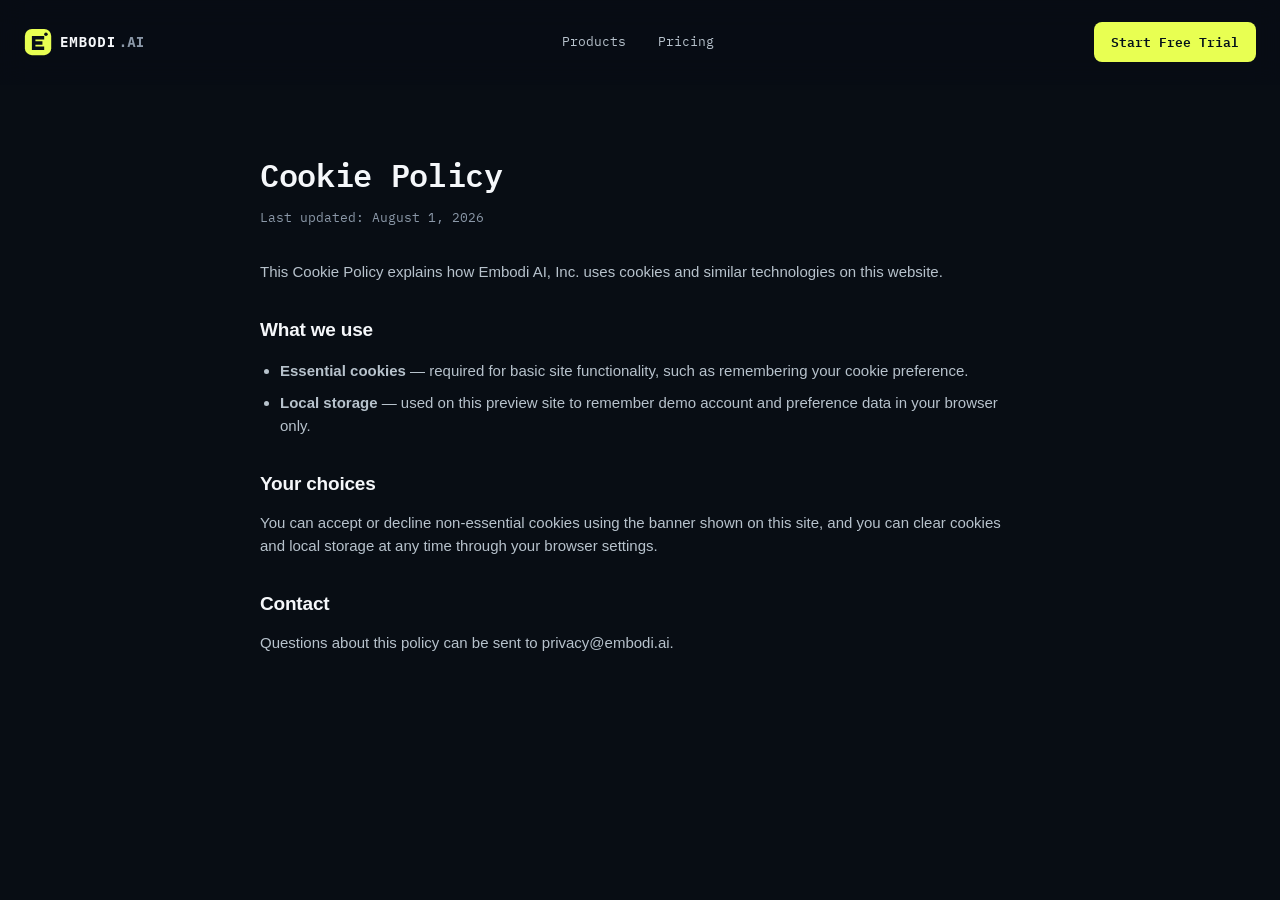
<file: cookies.html>
<!DOCTYPE html>
<html lang="en">
<head>
<meta charset="UTF-8">
<meta name="viewport" content="width=device-width, initial-scale=1.0">
<title>Cookie Policy — Embodi AI</title>
<link href="https://fonts.googleapis.com/css2?family=IBM+Plex+Mono:wght@400;500;600;700&display=swap" rel="stylesheet">
<link rel="stylesheet" href="css/styles.css">
</head>
<body>
<nav class="nav scrolled"><div class="wrap"><a href="index.html" class="brand"><span class="brand-text"><span class="dot"></span>EMBODI<span style="color:var(--text-3)">.AI</span></span><img class="logo-img" alt="Embodi AI logo"></a><div class="nav-links"><a href="index.html#products">Products</a><a href="index.html#pricing">Pricing</a></div><div class="nav-cta"><a href="register.html" class="btn btn-primary btn-sm">Start Free Trial</a></div></div></nav>
<div class="simple-page wrap"><div class="doc">
<h1>Cookie Policy</h1>
<div class="updated">Last updated: August 1, 2026</div>
<p>This Cookie Policy explains how Embodi AI, Inc. uses cookies and similar technologies on this website.</p>
<h2>What we use</h2>
<ul>
<li><b>Essential cookies</b> — required for basic site functionality, such as remembering your cookie preference.</li>
<li><b>Local storage</b> — used on this preview site to remember demo account and preference data in your browser only.</li>
</ul>
<h2>Your choices</h2>
<p>You can accept or decline non-essential cookies using the banner shown on this site, and you can clear cookies and local storage at any time through your browser settings.</p>
<h2>Contact</h2>
<p>Questions about this policy can be sent to privacy@embodi.ai.</p>
</div></div>
<script src="js/main.js"></script>
</body>
</html>
</file>
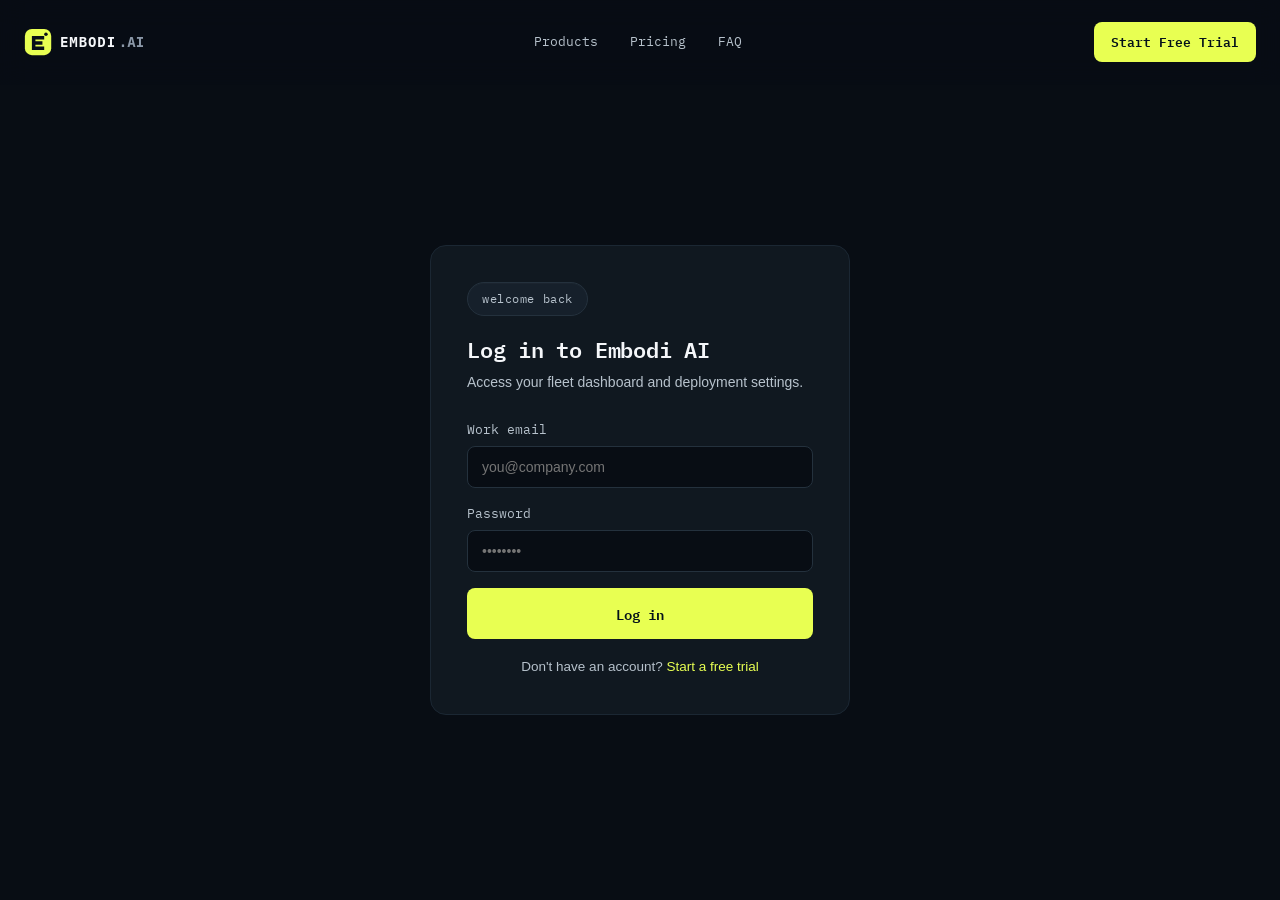
<file: login.html>
<!DOCTYPE html>
<html lang="en">
<head>
<meta charset="UTF-8">
<meta name="viewport" content="width=device-width, initial-scale=1.0">
<title>Log in — Embodi AI</title>
<link href="https://fonts.googleapis.com/css2?family=IBM+Plex+Mono:wght@400;500;600;700&display=swap" rel="stylesheet">
<link rel="stylesheet" href="css/styles.css">
</head>
<body>
<nav class="nav scrolled">
  <div class="wrap">
    <a href="index.html" class="brand"><span class="brand-text"><span class="dot"></span>EMBODI<span style="color:var(--text-3)">.AI</span></span><img class="logo-img" alt="Embodi AI logo"></a>
    <div class="nav-links"><a href="index.html#products">Products</a><a href="index.html#pricing">Pricing</a><a href="index.html#faq">FAQ</a></div>
    <div class="nav-cta"><a href="register.html" class="btn btn-primary btn-sm">Start Free Trial</a></div>
  </div>
</nav>
<div class="auth-wrap">
  <div class="auth-card">
    <span class="mono-tag">welcome back</span>
    <h1>Log in to Embodi AI</h1>
    <p class="sub">Access your fleet dashboard and deployment settings.</p>
    <form id="login-form" novalidate>
      <div class="field"><label for="email">Work email</label><input id="email" type="email" required placeholder="you@company.com"></div>
      <div class="field"><label for="password">Password</label><input id="password" type="password" required placeholder="••••••••"></div>
      <button type="submit" class="btn btn-primary" style="width:100%">Log in</button>
      <div class="form-msg" id="login-msg"></div>
    </form>
    <div class="auth-foot">Don't have an account? <a href="register.html">Start a free trial</a></div>
  </div>
</div>
<script src="js/main.js"></script>
</body>
</html>
</file>
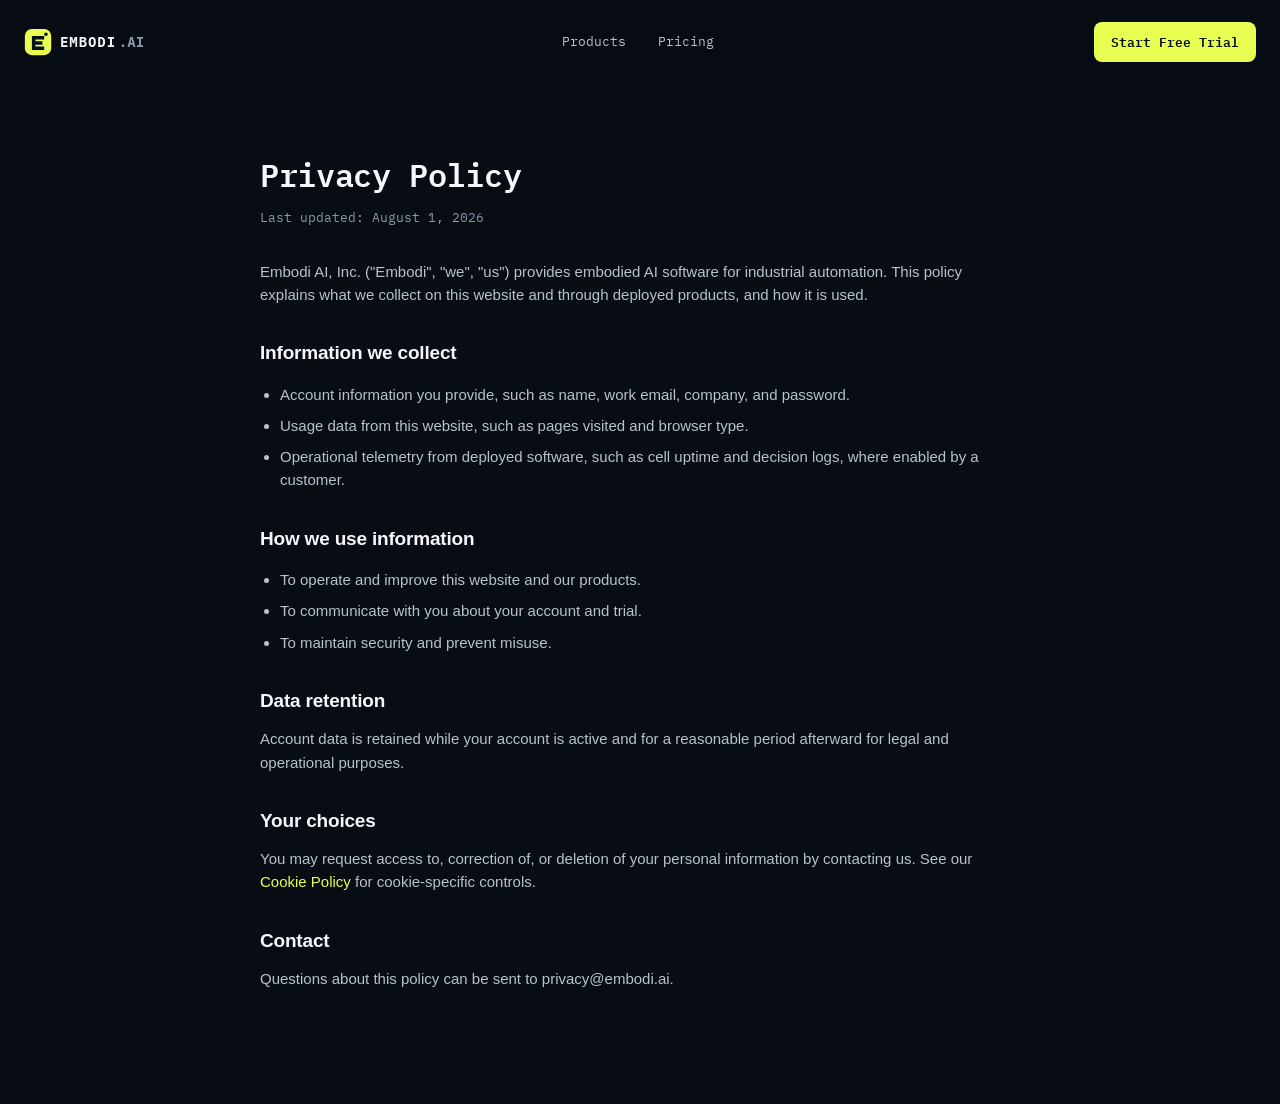
<file: privacy.html>
<!DOCTYPE html>
<html lang="en">
<head>
<meta charset="UTF-8">
<meta name="viewport" content="width=device-width, initial-scale=1.0">
<title>Privacy Policy — Embodi AI</title>
<link href="https://fonts.googleapis.com/css2?family=IBM+Plex+Mono:wght@400;500;600;700&display=swap" rel="stylesheet">
<link rel="stylesheet" href="css/styles.css">
</head>
<body>
<nav class="nav scrolled"><div class="wrap"><a href="index.html" class="brand"><span class="brand-text"><span class="dot"></span>EMBODI<span style="color:var(--text-3)">.AI</span></span><img class="logo-img" alt="Embodi AI logo"></a><div class="nav-links"><a href="index.html#products">Products</a><a href="index.html#pricing">Pricing</a></div><div class="nav-cta"><a href="register.html" class="btn btn-primary btn-sm">Start Free Trial</a></div></div></nav>
<div class="simple-page wrap"><div class="doc">
<h1>Privacy Policy</h1>
<div class="updated">Last updated: August 1, 2026</div>
<p>Embodi AI, Inc. ("Embodi", "we", "us") provides embodied AI software for industrial automation. This policy explains what we collect on this website and through deployed products, and how it is used.</p>
<h2>Information we collect</h2>
<ul>
<li>Account information you provide, such as name, work email, company, and password.</li>
<li>Usage data from this website, such as pages visited and browser type.</li>
<li>Operational telemetry from deployed software, such as cell uptime and decision logs, where enabled by a customer.</li>
</ul>
<h2>How we use information</h2>
<ul>
<li>To operate and improve this website and our products.</li>
<li>To communicate with you about your account and trial.</li>
<li>To maintain security and prevent misuse.</li>
</ul>
<h2>Data retention</h2>
<p>Account data is retained while your account is active and for a reasonable period afterward for legal and operational purposes.</p>
<h2>Your choices</h2>
<p>You may request access to, correction of, or deletion of your personal information by contacting us. See our <a href="cookies.html" style="color:var(--primary)">Cookie Policy</a> for cookie-specific controls.</p>
<h2>Contact</h2>
<p>Questions about this policy can be sent to privacy@embodi.ai.</p>
</div></div>
<script src="js/main.js"></script>
</body>
</html>
</file>
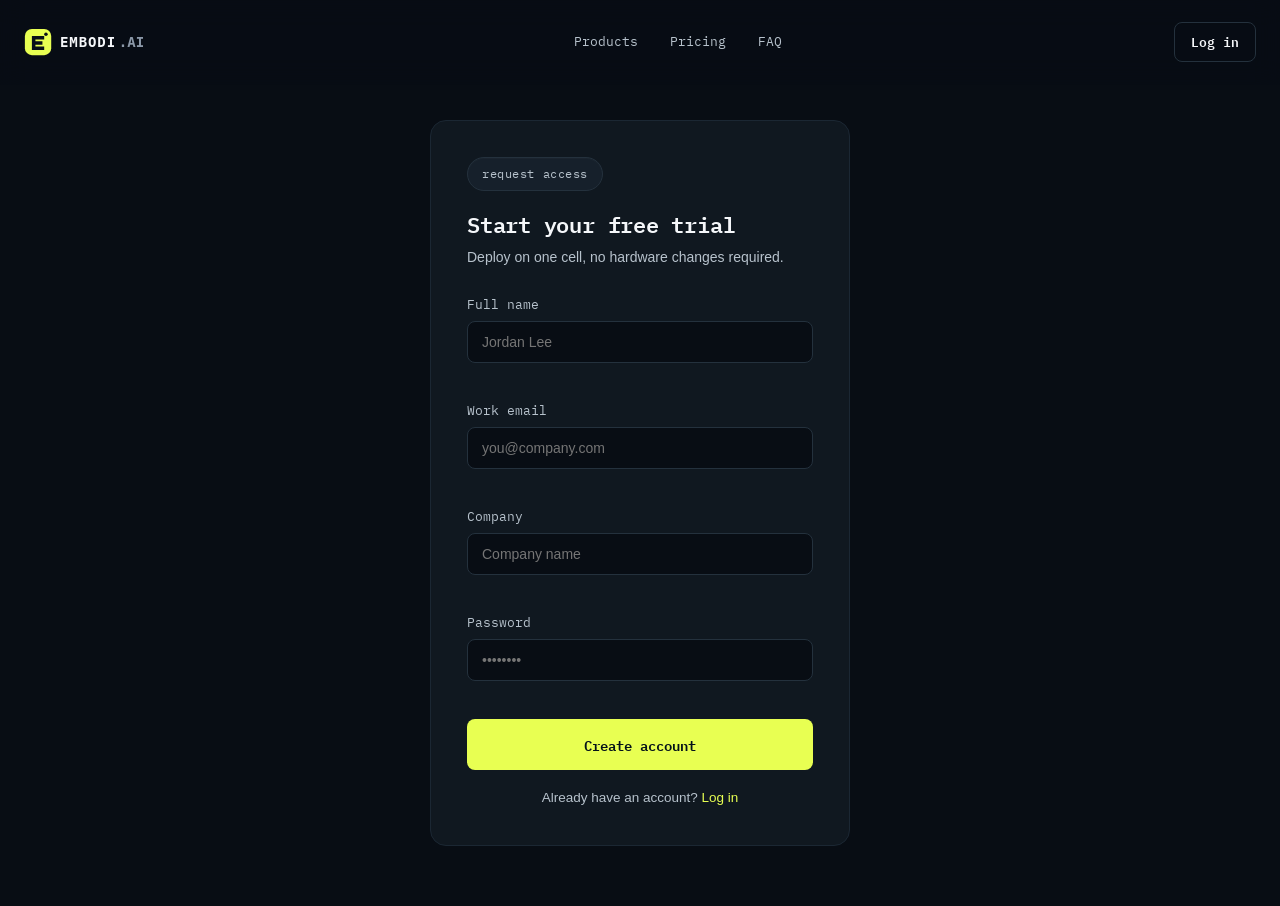
<file: register.html>
<!DOCTYPE html>
<html lang="en">
<head>
<meta charset="UTF-8">
<meta name="viewport" content="width=device-width, initial-scale=1.0">
<title>Start free trial — Embodi AI</title>
<link href="https://fonts.googleapis.com/css2?family=IBM+Plex+Mono:wght@400;500;600;700&display=swap" rel="stylesheet">
<link rel="stylesheet" href="css/styles.css">
</head>
<body>
<nav class="nav scrolled">
  <div class="wrap">
    <a href="index.html" class="brand"><span class="brand-text"><span class="dot"></span>EMBODI<span style="color:var(--text-3)">.AI</span></span><img class="logo-img" alt="Embodi AI logo"></a>
    <div class="nav-links"><a href="index.html#products">Products</a><a href="index.html#pricing">Pricing</a><a href="index.html#faq">FAQ</a></div>
    <div class="nav-cta"><a href="login.html" class="btn btn-ghost btn-sm">Log in</a></div>
  </div>
</nav>
<div class="auth-wrap">
  <div class="auth-card">
    <span class="mono-tag">request access</span>
    <h1>Start your free trial</h1>
    <p class="sub">Deploy on one cell, no hardware changes required.</p>
    <form id="register-form" novalidate>
      <div class="field"><label for="name">Full name</label><input id="name" type="text" required autocomplete="name" placeholder="Jordan Lee" aria-describedby="name-error"><div class="field-error" id="name-error" aria-live="polite"></div></div>
      <div class="field"><label for="email2">Work email</label><input id="email2" type="email" required autocomplete="email" placeholder="you@company.com" aria-describedby="email2-error"><div class="field-error" id="email2-error" aria-live="polite"></div></div>
      <div class="field"><label for="company">Company</label><input id="company" type="text" required autocomplete="organization" placeholder="Company name" aria-describedby="company-error"><div class="field-error" id="company-error" aria-live="polite"></div></div>
      <div class="field"><label for="password2">Password</label><input id="password2" type="password" required minlength="8" autocomplete="new-password" placeholder="••••••••" aria-describedby="password2-error"><div class="field-error" id="password2-error" aria-live="polite"></div></div>
      <button type="submit" class="btn btn-primary" style="width:100%">Create account</button>
      <div class="form-msg" id="register-msg" role="status" aria-live="polite"></div>
    </form>
    <div class="auth-foot">Already have an account? <a href="login.html">Log in</a></div>
  </div>
</div>

<script src="js/main.js"></script>
</body>
</html>
</file>
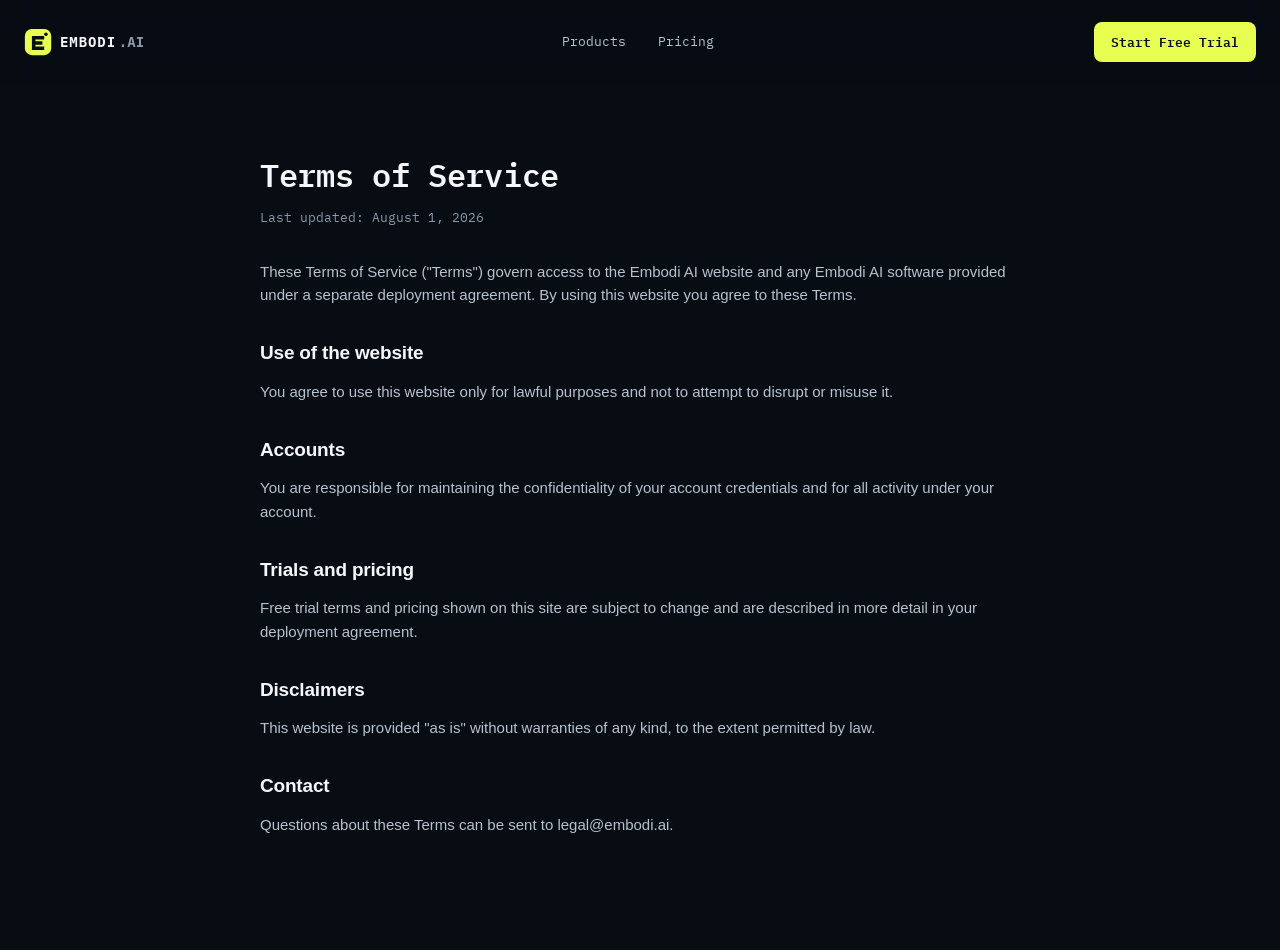
<file: terms.html>
<!DOCTYPE html>
<html lang="en">
<head>
<meta charset="UTF-8">
<meta name="viewport" content="width=device-width, initial-scale=1.0">
<title>Terms of Service — Embodi AI</title>
<link href="https://fonts.googleapis.com/css2?family=IBM+Plex+Mono:wght@400;500;600;700&display=swap" rel="stylesheet">
<link rel="stylesheet" href="css/styles.css">
</head>
<body>
<nav class="nav scrolled"><div class="wrap"><a href="index.html" class="brand"><span class="brand-text"><span class="dot"></span>EMBODI<span style="color:var(--text-3)">.AI</span></span><img class="logo-img" alt="Embodi AI logo"></a><div class="nav-links"><a href="index.html#products">Products</a><a href="index.html#pricing">Pricing</a></div><div class="nav-cta"><a href="register.html" class="btn btn-primary btn-sm">Start Free Trial</a></div></div></nav>
<div class="simple-page wrap"><div class="doc">
<h1>Terms of Service</h1>
<div class="updated">Last updated: August 1, 2026</div>
<p>These Terms of Service ("Terms") govern access to the Embodi AI website and any Embodi AI software provided under a separate deployment agreement. By using this website you agree to these Terms.</p>
<h2>Use of the website</h2>
<p>You agree to use this website only for lawful purposes and not to attempt to disrupt or misuse it.</p>
<h2>Accounts</h2>
<p>You are responsible for maintaining the confidentiality of your account credentials and for all activity under your account.</p>
<h2>Trials and pricing</h2>
<p>Free trial terms and pricing shown on this site are subject to change and are described in more detail in your deployment agreement.</p>
<h2>Disclaimers</h2>
<p>This website is provided "as is" without warranties of any kind, to the extent permitted by law.</p>
<h2>Contact</h2>
<p>Questions about these Terms can be sent to legal@embodi.ai.</p>
</div></div>
<script src="js/main.js"></script>
</body>
</html>
</file>
<file: css/styles.css>
/* Embodi AI — Industrial Dark + Cyan theme */
:root{
  --bg:#080D14;
  --surface:#101820;
  --surface-2:#16202B;
  --primary:#E8FF52;
  --primary-dim:rgba(232,255,82,.14);
  --accent:#FFF176;
  --text:#F5F7FA;
  --text-2:#B7C2CC;
  --text-3:#8B98A8;
  --border:#1B2733;
  --border-strong:#24313D;
  --mono:'IBM Plex Mono',ui-monospace,SFMono-Regular,Menlo,monospace;
  --sans:-apple-system,BlinkMacSystemFont,'Segoe UI',Roboto,Helvetica,Arial,sans-serif;
  --radius:10px;
  --radius-lg:16px;
  --space-1:4px;--space-2:8px;--space-3:12px;--space-4:16px;--space-5:24px;--space-6:32px;--space-7:48px;--space-8:64px;
  --max:1760px;
  --dur:220ms;
  --ease:cubic-bezier(.16,.84,.44,1);
}
*,*::before,*::after{box-sizing:border-box;}
html{scroll-behavior:smooth;}
body{margin:0;background:var(--bg);color:var(--text);font-family:var(--sans);line-height:1.55;-webkit-font-smoothing:antialiased;overflow-x:hidden;}
img{max-width:100%;display:block;}
a{color:inherit;text-decoration:none;}
h1,h2,h3,h4{margin:0;font-family:var(--mono);font-weight:600;letter-spacing:-0.01em;}
p{margin:0;}
button{font-family:inherit;cursor:pointer;}
.wrap{max-width:var(--max);margin:0 auto;padding:0 24px;}
@media (max-width:640px){.wrap{padding:0 18px;}}
.mono-tag{display:inline-flex;align-items:center;gap:9px;font-family:var(--mono);font-size:11.5px;letter-spacing:.05em;color:var(--text-2);background:var(--surface-2);border:1px solid var(--border-strong);padding:7px 14px;border-radius:999px;box-shadow:0 1px 0 rgba(255,255,255,.02) inset;}
.mono-tag .dot{width:6px;height:6px;border-radius:50%;background:var(--primary);flex-shrink:0;box-shadow:0 0 0 0 rgba(232,255,82,.5);animation:dot-pulse 2.2s ease-out infinite;}
@keyframes dot-pulse{0%{box-shadow:0 0 0 0 rgba(232,255,82,.45);}70%{box-shadow:0 0 0 6px rgba(232,255,82,0);}100%{box-shadow:0 0 0 0 rgba(232,255,82,0);}}
.section{padding:96px 0;position:relative;}
@media (max-width:768px){.section{padding:64px 0;}}
.section-head{max-width:720px;margin:0 auto 48px;text-align:center;}
.section-head h2{font-size:clamp(26px,3.6vw,38px);margin-top:14px;text-wrap:balance;line-height:1.25;}
.section-head p{color:var(--text-2);margin-top:14px;font-size:16px;}

/* Buttons */
.btn{display:inline-flex;align-items:center;justify-content:center;gap:8px;padding:13px 24px;border-radius:8px;font-family:var(--mono);font-size:14px;font-weight:600;border:1px solid transparent;transition:transform var(--dur) var(--ease),background var(--dur),border-color var(--dur),box-shadow var(--dur);white-space:nowrap;}
.btn-primary{background:var(--primary);color:#04121A;box-shadow:0 0 0 0 rgba(232,255,82,.4);}
.btn-primary:hover{transform:translateY(-2px);box-shadow:0 8px 24px rgba(232,255,82,.28);}
.btn-ghost{background:transparent;color:var(--text);border-color:var(--border-strong);}
.btn-ghost:hover{border-color:var(--primary);color:var(--primary);}
.btn-sm{padding:9px 16px;font-size:13px;}
.btn-lg{padding:16px 30px;font-size:15px;}
.btn[disabled]{opacity:.6;cursor:not-allowed;transform:none !important;}

/* Nav */
.nav{position:fixed;top:0;left:0;right:0;z-index:100;border-bottom:1px solid transparent;background:rgba(8,13,20,.7);backdrop-filter:blur(14px);-webkit-backdrop-filter:blur(14px);}
.nav .wrap{display:flex;align-items:center;justify-content:space-between;padding-top:22px;padding-bottom:22px;transition:padding var(--dur) var(--ease);}
.nav.scrolled .wrap{padding-top:13px;padding-bottom:13px;}
.nav.scrolled{border-color:var(--border);}
.brand{display:flex;align-items:center;gap:10px;font-family:var(--mono);font-weight:600;font-size:16px;}
.brand .brand-text{display:flex;align-items:center;gap:10px;}
.brand .dot{width:9px;height:9px;background:var(--primary);border-radius:2px;box-shadow:0 0 10px var(--primary);}
.brand .logo-img{display:none;height:28px;width:auto;object-fit:contain;}
.brand.logo-active .brand-text{display:none;}
.brand.logo-active .logo-img{display:block;}
.nav-links{display:flex;align-items:center;gap:32px;}
.nav-links a{font-family:var(--mono);font-size:13px;color:var(--text-2);transition:color var(--dur);}
.nav-links a:hover{color:var(--text);}
.nav-cta{display:flex;align-items:center;gap:12px;}
.nav-toggle{display:none;background:none;border:1px solid var(--border-strong);border-radius:8px;width:38px;height:38px;color:var(--text);}
@media (max-width:900px){
  .nav-links{position:fixed;top:64px;left:0;right:0;background:var(--surface);border-bottom:1px solid var(--border);flex-direction:column;align-items:flex-start;padding:20px 24px;gap:18px;transform:translateY(-8px);opacity:0;pointer-events:none;transition:all var(--dur) var(--ease);}
  .nav-links.open{transform:translateY(0);opacity:1;pointer-events:auto;}
  .nav-toggle{display:flex;align-items:center;justify-content:center;}
}

/* Hero */
.hero{position:relative;padding-top:170px;padding-bottom:96px;overflow:hidden;isolation:isolate;min-height:680px;}
.hero-bg{position:absolute;inset:0;z-index:-2;background:var(--bg);}
.hero-bg video,.hero-bg img{position:absolute;inset:0;width:100%;height:100%;object-fit:cover;opacity:.55;}
.hero-bg .hero-scrim{position:absolute;inset:0;background:
  radial-gradient(60% 50% at 50% 0%, rgba(232,255,82,.16), transparent 60%),
  radial-gradient(40% 40% at 85% 20%, rgba(255,241,118,.08), transparent 60%),
  linear-gradient(180deg, rgba(8,13,20,.55) 0%, rgba(8,13,20,.85) 60%, var(--bg) 100%);}
.hero-grid{display:block;max-width:760px;margin:0 auto;position:relative;z-index:1;text-align:center;}
.hero-grid h1{font-size:clamp(36px,5.4vw,64px);line-height:1.08;margin-top:20px;}
.hero-grid h1 .accent{color:var(--primary);}
.hero-grid .sub{max-width:600px;margin:20px auto 0;color:var(--text-2);font-size:17px;}
.hero-actions{display:flex;align-items:center;justify-content:center;gap:14px;margin-top:32px;flex-wrap:wrap;}
.hero-stats{display:flex;justify-content:center;gap:48px;margin-top:64px;flex-wrap:wrap;}
.hero-stats .stat{text-align:center;}
.hero-stats .stat b{display:block;font-family:var(--mono);font-size:28px;color:var(--primary);}
.hero-stats .stat span{color:var(--text-3);font-size:13px;}

/* Trust bar */
.trust{padding:40px 0;border-top:1px solid var(--border);border-bottom:1px solid var(--border);}
.trust .wrap{display:flex;align-items:center;justify-content:center;gap:48px;flex-wrap:wrap;}
.trust span{font-family:var(--mono);color:var(--text-3);font-size:14px;letter-spacing:.04em;}

/* Bento */
.bento{display:grid;grid-template-columns:1.2fr 1fr 1fr;grid-template-rows:auto auto;gap:20px;}
.bento-card{position:relative;border:1px solid var(--border);border-radius:var(--radius-lg);padding:28px;background:var(--surface);overflow:hidden;transition:border-color var(--dur),transform var(--dur);}
.bento-card:hover{border-color:var(--border-strong);transform:translateY(-3px);}
.bento-card .idx{font-family:var(--mono);font-size:12px;color:var(--text-3);}
.bento-card .icon{width:38px;height:38px;border:1px solid var(--border-strong);border-radius:8px;display:flex;align-items:center;justify-content:center;font-family:var(--mono);font-size:12px;color:var(--primary);margin:14px 0 16px;}
.bento-card h3{font-size:19px;margin-bottom:8px;}
.bento-card p{color:var(--text-2);font-size:14px;}
.bento-card .card-bg{position:absolute;inset:0;z-index:0;pointer-events:none;}
.bento-card > *:not(.card-bg){position:relative;z-index:1;}
.c-1{grid-row:span 2;}
.anim-vision .card-bg{background-image:linear-gradient(135deg,rgba(232,255,82,.05) 1px,transparent 1px);background-size:22px 22px;opacity:.6;}
.anim-agents .card-bg{background-image:linear-gradient(45deg,rgba(255,241,118,.05) 1px,transparent 1px);background-size:20px 20px;opacity:.6;}
.anim-learning .card-bg{background:radial-gradient(120% 120% at 30% 70%,rgba(255,241,118,.08),transparent 60%);opacity:.9;}
.anim-fleet .card-bg{background-image:linear-gradient(rgba(232,255,82,.05) 1px,transparent 1px),linear-gradient(90deg,rgba(232,255,82,.05) 1px,transparent 1px);background-size:24px 24px;opacity:.6;}
.anim-qa .card-bg{background:radial-gradient(120% 120% at 70% 30%,rgba(232,255,82,.08),transparent 60%);opacity:.9;}
@media (max-width:1080px){.bento{grid-template-columns:1fr 1fr;}.c-1{grid-row:span 1;}}
@media (max-width:680px){.bento{grid-template-columns:1fr;}}

/* Product showcase / video */
.showcase-tabs{display:flex;justify-content:center;gap:10px;margin-bottom:36px;flex-wrap:wrap;}
.showcase-tab{padding:10px 18px;border-radius:999px;border:1px solid var(--border-strong);background:transparent;color:var(--text-2);font-family:var(--mono);font-size:13px;transition:all var(--dur);}
.showcase-tab.active,.showcase-tab:hover{border-color:var(--primary);color:var(--primary);background:var(--primary-dim);}
.showcase-frame{border:1px solid var(--border);border-radius:var(--radius-lg);overflow:hidden;background:var(--surface);}
.showcase-media{position:relative;aspect-ratio:16/9;background:#04080C;}
.showcase-media video,.showcase-media .gif-media{width:100%;height:100%;object-fit:cover;display:block;}
.hero-bg .gif-media{position:absolute;inset:0;width:100%;height:100%;object-fit:cover;opacity:.55;}
.showcase-caption{padding:22px 28px;border-top:1px solid var(--border);}
.showcase-caption h3{font-size:18px;margin-bottom:6px;}
.showcase-caption p{color:var(--text-2);font-size:14px;}

/* How it works */
.steps{display:grid;grid-template-columns:repeat(4,1fr);gap:20px;}
.step{border:1px solid var(--border);border-radius:var(--radius-lg);padding:26px;background:var(--surface);}
.step .num{font-family:var(--mono);font-size:13px;color:var(--primary);border:1px solid var(--border-strong);width:32px;height:32px;border-radius:8px;display:flex;align-items:center;justify-content:center;margin-bottom:16px;}
.step h4{font-size:16px;margin-bottom:8px;}
.step p{color:var(--text-2);font-size:13.5px;}
@media (max-width:900px){.steps{grid-template-columns:1fr 1fr;}}
@media (max-width:560px){.steps{grid-template-columns:1fr;}}

/* Testimonials */
.testi-wrap{max-width:760px;margin:0 auto;position:relative;}
.testi-track{position:relative;min-height:230px;}
.testi-slide{display:none;border:1px solid var(--border);background:var(--surface);border-radius:var(--radius-lg);padding:36px;}
.testi-slide.active{display:block;}
.testi-quote{font-family:var(--mono);font-size:32px;color:var(--primary);line-height:1;margin-bottom:12px;}
.testi-text{font-size:17px;color:var(--text);margin-bottom:22px;}
.testi-footer{display:flex;align-items:center;justify-content:space-between;gap:14px;flex-wrap:wrap;}
.testi-person{display:flex;align-items:center;gap:12px;}
.testi-avatar{width:44px;height:44px;border-radius:50%;background:var(--surface-2);border:1px solid var(--border-strong);display:flex;align-items:center;justify-content:center;overflow:hidden;flex-shrink:0;}
.testi-avatar img{width:100%;height:100%;display:block;object-fit:cover;}
.testi-name{font-size:14px;font-weight:600;}
.testi-role{font-size:12.5px;color:var(--text-3);}
.testi-metric{font-family:var(--mono);font-size:13px;color:var(--accent);border:1px solid var(--border-strong);padding:6px 12px;border-radius:999px;}
.testi-controls{display:flex;align-items:center;justify-content:center;gap:14px;margin-top:24px;}
.testi-arrow{width:36px;height:36px;border-radius:50%;border:1px solid var(--border-strong);background:transparent;color:var(--text);display:flex;align-items:center;justify-content:center;transition:all var(--dur);}
.testi-arrow:hover{border-color:var(--primary);color:var(--primary);}
.testi-dots{display:flex;gap:8px;}
.testi-dots span{width:7px;height:7px;border-radius:50%;background:var(--border-strong);cursor:pointer;transition:background var(--dur);}
.testi-dots span.active{background:var(--primary);}

/* Pricing */
.pricing-grid{display:grid;grid-template-columns:repeat(3,1fr);gap:20px;align-items:stretch;}
.price-card{border:1px solid var(--border);border-radius:var(--radius-lg);padding:32px;background:var(--surface);display:flex;flex-direction:column;gap:20px;height:100%;}
.price-card.highlight{border-color:var(--primary);box-shadow:0 0 0 1px var(--primary),0 20px 50px rgba(232,255,82,.12);}
.price-card .plan{font-family:var(--mono);font-size:14px;color:var(--text-2);}
.price-card .amount{font-family:var(--mono);font-size:34px;min-height:41px;display:flex;align-items:baseline;}
.price-card .amount span{font-size:14px;color:var(--text-3);margin-left:4px;}
.price-card ul{list-style:none;margin:0;padding:0;display:flex;flex-direction:column;gap:10px;flex:1;}
.price-card li{font-size:13.5px;color:var(--text-2);display:flex;gap:8px;align-items:flex-start;}
.price-card li::before{content:'\2713';color:var(--accent);flex-shrink:0;}
.price-card .btn{margin-top:auto;width:100%;}
@media (max-width:900px){.pricing-grid{grid-template-columns:1fr;}.price-card{height:auto;}}

/* FAQ */
.faq{max-width:760px;margin:0 auto;display:flex;flex-direction:column;gap:12px;}
.faq-item{border:1px solid var(--border);border-radius:var(--radius);background:var(--surface);overflow:hidden;}
.faq-q{width:100%;text-align:left;background:none;border:none;color:var(--text);padding:20px 22px;font-size:15px;font-weight:600;display:flex;justify-content:space-between;align-items:center;gap:12px;}
.faq-q .plus{font-family:var(--mono);color:var(--primary);transition:transform var(--dur);}
.faq-item.open .plus{transform:rotate(45deg);}
.faq-a{max-height:0;overflow:hidden;transition:max-height var(--dur) var(--ease);}
.faq-a p{padding:0 22px 20px;color:var(--text-2);font-size:14px;}

/* CTA band */
.cta-band{border:1px solid var(--border);border-radius:var(--radius-lg);background:linear-gradient(135deg,var(--surface),var(--surface-2));padding:56px;text-align:center;}
.cta-band h2{font-size:clamp(24px,3.4vw,34px);margin-bottom:14px;}
.cta-band p{color:var(--text-2);margin-bottom:28px;}

/* Footer */
footer{border-top:1px solid var(--border);padding:64px 0 32px;}
.footer-grid{display:grid;grid-template-columns:1.4fr 1fr 1fr 1fr;gap:32px;}
.footer-brand p{color:var(--text-3);font-size:13.5px;margin-top:14px;max-width:280px;}
.footer-col h5{font-family:var(--mono);font-size:12px;color:var(--text-3);letter-spacing:.06em;margin-bottom:14px;}
.footer-col a{display:block;color:var(--text-2);font-size:13.5px;margin-bottom:10px;transition:color var(--dur);}
.footer-col a:hover{color:var(--primary);}
.footer-bottom{display:flex;justify-content:space-between;align-items:center;margin-top:48px;padding-top:24px;border-top:1px solid var(--border);flex-wrap:wrap;gap:12px;}
.footer-bottom span{color:var(--text-3);font-size:12.5px;}
@media (max-width:900px){.footer-grid{grid-template-columns:1fr 1fr;}}
@media (max-width:560px){.footer-grid{grid-template-columns:1fr;}}

/* Cookie consent */
.cookie-banner{position:fixed;left:24px;right:24px;bottom:24px;z-index:200;max-width:520px;margin:0 auto;background:var(--surface);border:1px solid var(--border-strong);border-radius:var(--radius-lg);padding:22px;box-shadow:0 20px 60px rgba(0,0,0,.5);transform:translateY(140%);transition:transform var(--dur) var(--ease);}
.cookie-banner.show{transform:translateY(0);}
.cookie-banner p{font-size:13.5px;color:var(--text-2);margin-bottom:16px;}
.cookie-actions{display:flex;gap:10px;flex-wrap:wrap;}

/* Reveal */
.reveal{opacity:0;transform:translateY(16px);transition:opacity .5s var(--ease),transform .5s var(--ease);}
.reveal.in{opacity:1;transform:none;}

/* Simple content pages */
.simple-page{padding:150px 0 100px;}
.doc{max-width:760px;margin:0 auto;}
.doc h1{font-size:32px;margin-bottom:8px;}
.doc .updated{color:var(--text-3);font-size:13px;margin-bottom:32px;font-family:var(--mono);}
.doc h2{font-family:var(--sans);font-size:19px;margin-top:32px;margin-bottom:12px;}
.doc p{color:var(--text-2);margin-bottom:14px;font-size:15px;}
.doc ul{color:var(--text-2);font-size:15px;padding-left:20px;}
.doc li{margin-bottom:8px;}

/* Auth pages */
.auth-wrap{min-height:100vh;display:flex;align-items:center;justify-content:center;padding:120px 20px 60px;}
.auth-card{width:100%;max-width:420px;border:1px solid var(--border);background:var(--surface);border-radius:var(--radius-lg);padding:36px;}
.auth-card h1{font-size:22px;margin:16px 0 6px;}
.auth-card .sub{color:var(--text-2);font-size:14px;margin-bottom:26px;}
.field{margin-bottom:16px;}
.field label{display:block;font-size:13px;color:var(--text-2);margin-bottom:6px;font-family:var(--mono);}
.field input{width:100%;background:var(--bg);border:1px solid var(--border-strong);border-radius:8px;padding:12px 14px;color:var(--text);font-size:14px;}
.field input:focus{outline:none;border-color:var(--primary);}
.field input.input-error{border-color:#FF6B6B;box-shadow:0 0 0 3px rgba(255,107,107,.1);}
.field input.input-error:focus{border-color:#FF6B6B;box-shadow:0 0 0 3px rgba(255,107,107,.16);}
.field-error{color:#FF8A8A;font-size:12.5px;margin-top:6px;min-height:16px;}
.auth-foot{margin-top:18px;text-align:center;font-size:13.5px;color:var(--text-2);}
.auth-foot a{color:var(--primary);}
.form-msg{margin-top:14px;padding:12px 14px;border-radius:8px;font-size:13.5px;display:none;}
.form-msg.show{display:block;}
.form-msg.success{background:rgba(255,241,118,.1);color:var(--accent);border:1px solid rgba(255,241,118,.3);}
.form-msg.error{background:rgba(255,107,107,.1);color:#FF6B6B;border:1px solid rgba(255,107,107,.3);}

/* Modal */
.modal-overlay{position:fixed;inset:0;background:rgba(4,8,12,.7);backdrop-filter:blur(4px);display:flex;align-items:center;justify-content:center;z-index:300;opacity:0;pointer-events:none;transition:opacity var(--dur);padding:20px;}
.modal-overlay.show{opacity:1;pointer-events:auto;}
.modal-card{width:100%;max-width:400px;background:var(--surface);border:1px solid var(--border-strong);border-radius:var(--radius-lg);padding:32px;position:relative;}
.modal-close{position:absolute;top:16px;right:16px;background:none;border:none;color:var(--text-3);font-size:20px;line-height:1;}
.modal-card h2{font-size:19px;margin:14px 0 8px;}
.modal-card .sub{color:var(--text-2);font-size:13.5px;margin-bottom:20px;}
</file>
